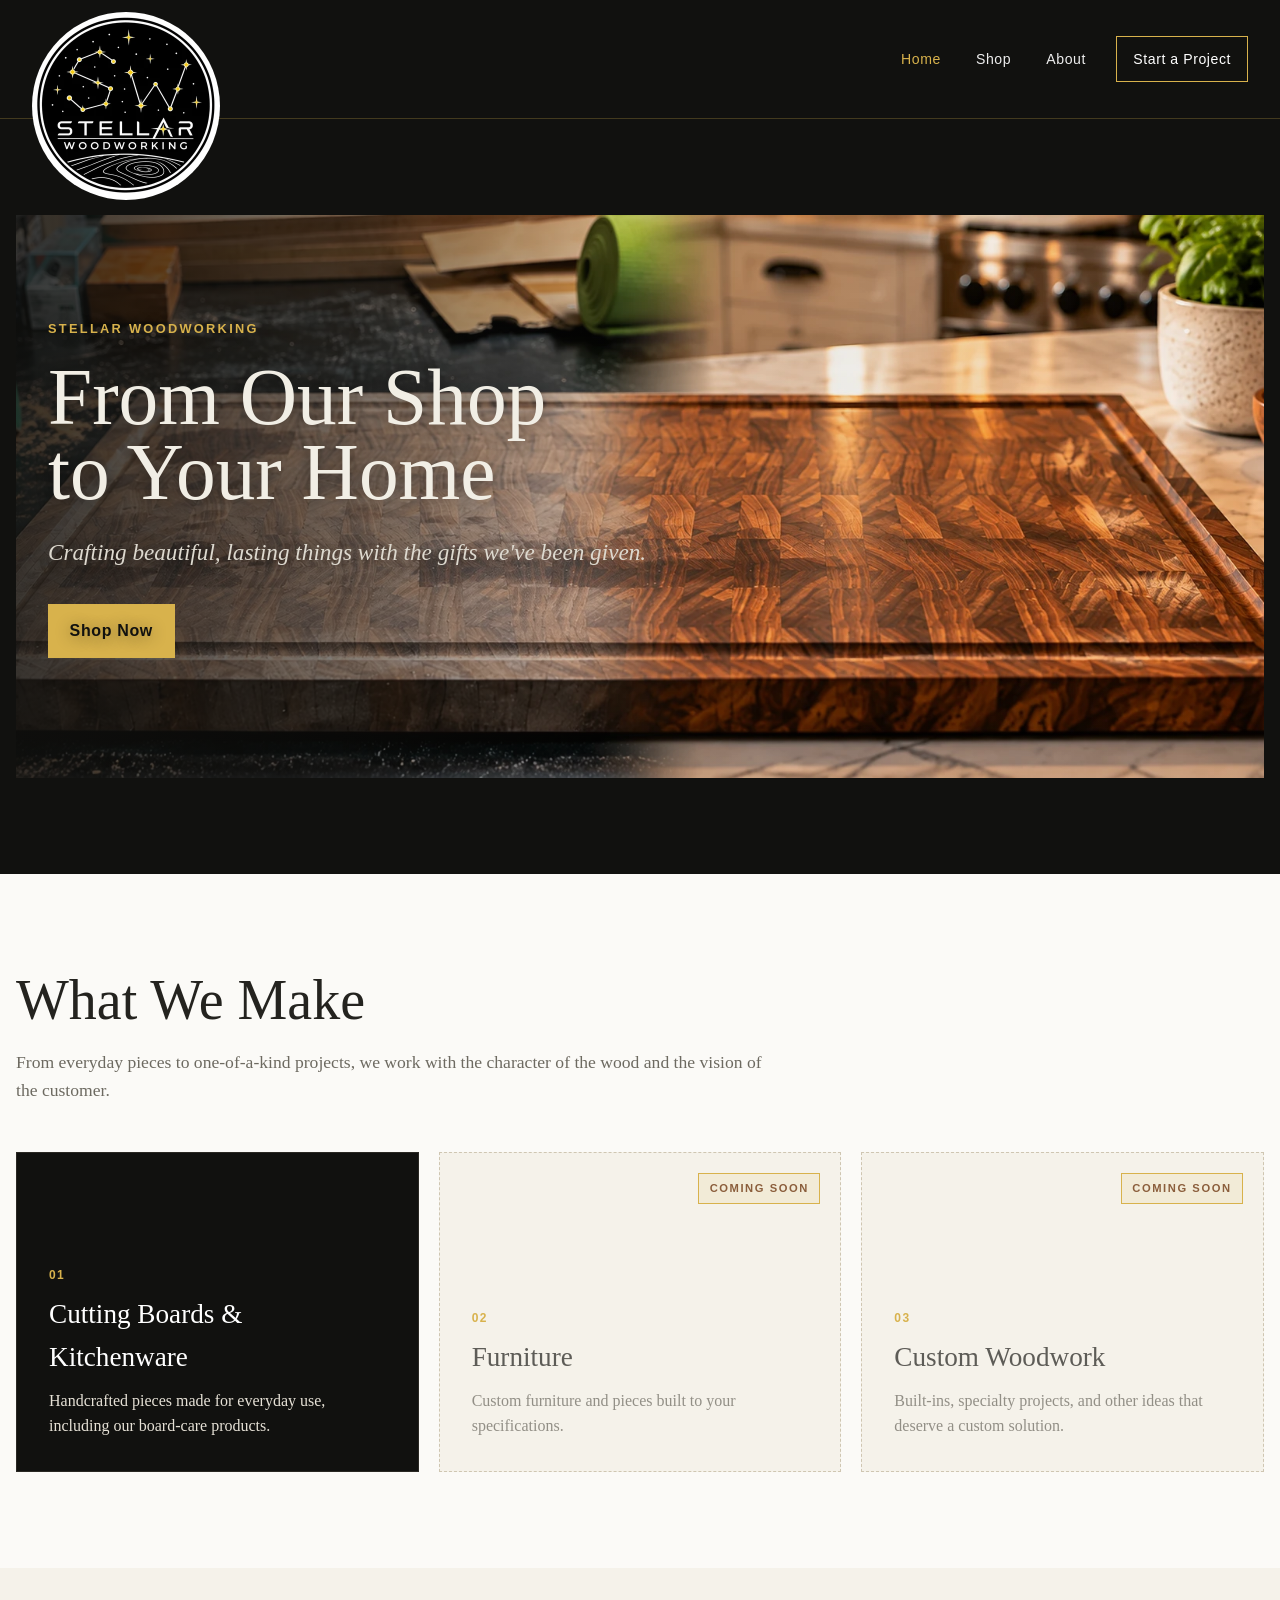
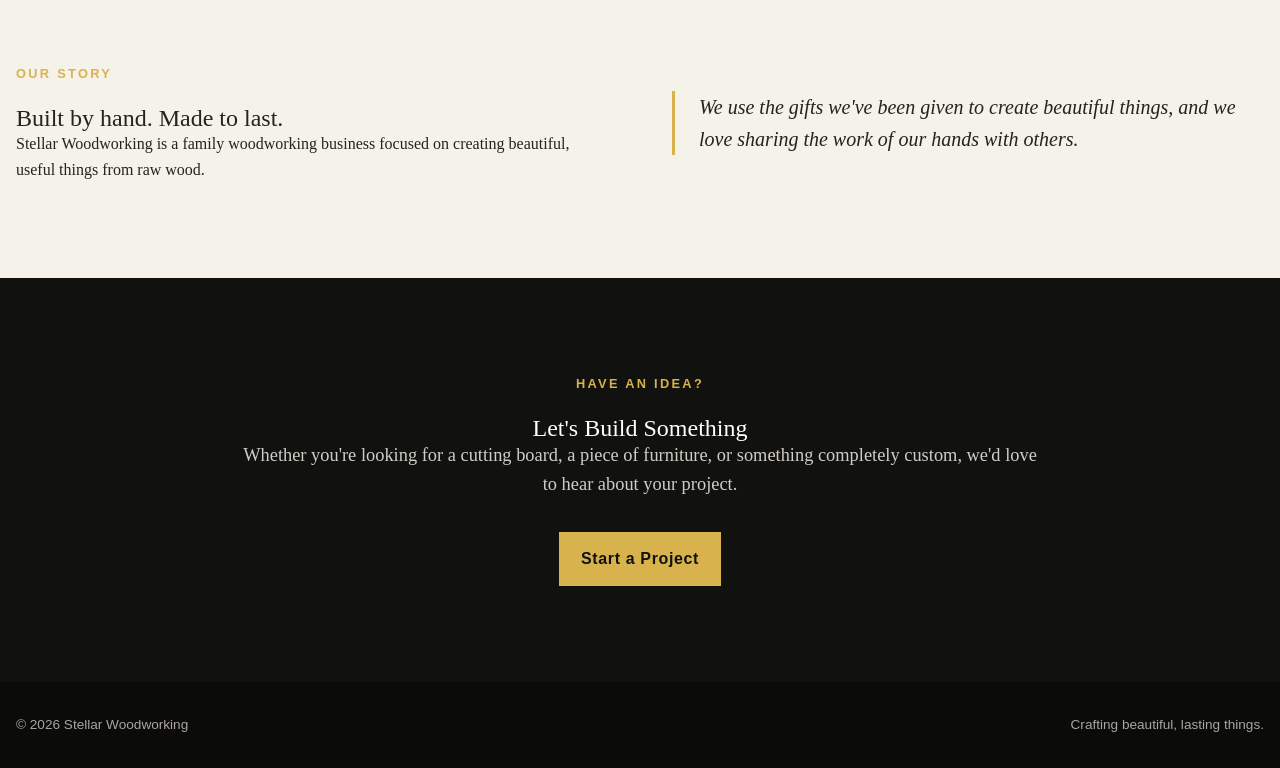
<file: index.html>
<!DOCTYPE html><html lang="en"><head><meta charset="UTF-8"><meta name="viewport" content="width=device-width, initial-scale=1.0"><meta name="description" content="Handcrafted maple and walnut cutting boards and woodwork from Stellar Woodworking in the Huntsville, AL area. Crafting beautiful, lasting things with the gifts we&#x27;ve been given."><title>Stellar Woodworking | From Our Shop to Your Home</title><link rel="canonical" href="https://stellarwoodworking.com/"><link rel="icon" href="/favicon.ico" sizes="any"><link rel="icon" type="image/png" href="/assets/icons/icon-192.png"><link rel="apple-touch-icon" href="/assets/icons/apple-touch-icon.png"><meta property="og:type" content="website"><meta property="og:site_name" content="Stellar Woodworking"><meta property="og:title" content="Stellar Woodworking | From Our Shop to Your Home"><meta property="og:description" content="Handcrafted maple and walnut cutting boards and woodwork from Stellar Woodworking in the Huntsville, AL area. Crafting beautiful, lasting things with the gifts we&#x27;ve been given."><meta property="og:url" content="https://stellarwoodworking.com/"><meta property="og:image" content="https://stellarwoodworking.com/assets/share.jpg"><meta property="og:image:width" content="1200"><meta property="og:image:height" content="630"><meta property="og:image:alt" content="A handcrafted maple and walnut cutting board from Stellar Woodworking"><meta name="twitter:card" content="summary_large_image"><script type="application/ld+json">{"@context":"https://schema.org","@graph":[{"@type":"Organization","@id":"https://stellarwoodworking.com/#organization","name":"Stellar Woodworking","url":"https://stellarwoodworking.com/","logo":"https://stellarwoodworking.com/assets/icons/icon-512.png","image":"https://stellarwoodworking.com/assets/share.jpg","email":"contact@stellarwoodworking.com","description":"Handcrafted cutting boards and woodwork from the Huntsville, AL area.","address":{"@type":"PostalAddress","addressLocality":"Huntsville","addressRegion":"AL","addressCountry":"US"},"areaServed":{"@type":"Country","name":"United States"}},{"@type":"WebSite","@id":"https://stellarwoodworking.com/#website","name":"Stellar Woodworking","url":"https://stellarwoodworking.com/","publisher":{"@id":"https://stellarwoodworking.com/#organization"}}]}</script><link href="https://fonts.cdnfonts.com/css/scriptina-pro" rel="stylesheet"><link rel="stylesheet" href="styles.css"></head><body>
<header class="site-header"><nav class="nav" aria-label="Main navigation"><a class="brand" href="index.html" aria-label="Stellar Woodworking home"><img class="brand-logo" src="assets/stellar-logo.webp" alt="Stellar Woodworking"></a><button class="menu-toggle" type="button" aria-expanded="false" aria-controls="site-menu" aria-label="Open navigation"><span></span><span></span><span></span></button><div class="nav-links" id="site-menu"><a class="active" href="index.html">Home</a><a href="shop.html">Shop</a><a href="about.html">About</a><a href="start-a-project.html" class="nav-cta">Start a Project</a></div></nav></header>
<main><section class="hero"><div class="hero-inner"><div><div class="eyebrow">Stellar Woodworking</div><h1 class="hero-title-script"><span>From Our Shop</span><span>to Your Home</span></h1><p class="hero-copy">Crafting beautiful, lasting things with the gifts we've been given.</p><a class="button" href="shop.html">Shop Now</a></div><div class="hero-photo-placeholder"><img src="assets/hero-placeholder.webp" alt="An end-grain cutting board, half in the workshop among sawdust and half finished on a kitchen counter"></div></div></section>
<section class="light-section"><div class="section-inner"><div class="section-heading"><h2>What We Make</h2><p>From everyday pieces to one-of-a-kind projects, we work with the character of the wood and the vision of the customer.</p></div><div class="category-grid"><a class="category-card has-photos" href="shop.html"><div class="category-photos" aria-hidden="true"><img src="assets/home/cutting-boards-1.webp" alt=""><img src="assets/home/cutting-boards-2.webp" alt="" loading="lazy"><img src="assets/home/cutting-boards-3.webp" alt="" loading="lazy"></div><span>01</span><h3>Cutting Boards &amp; Kitchenware</h3><p>Handcrafted pieces made for everyday use, including our board-care products.</p></a><div class="category-card is-coming-soon"><em class="coming-soon">Coming soon</em><span>02</span><h3>Furniture</h3><p>Custom furniture and pieces built to your specifications.</p></div><div class="category-card is-coming-soon"><em class="coming-soon">Coming soon</em><span>03</span><h3>Custom Woodwork</h3><p>Built-ins, specialty projects, and other ideas that deserve a custom solution.</p></div></div></div></section>
<section class="cream-section"><div class="section-inner about-grid"><div><div class="eyebrow">Our Story</div><h2>Built by hand. Made to last.</h2><p>Stellar Woodworking is a family woodworking business focused on creating beautiful, useful things from raw wood.</p></div><div class="about-note">We use the gifts we've been given to create beautiful things, and we love sharing the work of our hands with others.</div></div></section>
<section class="project-cta"><div class="section-inner"><div class="eyebrow">Have an idea?</div><h2>Let's Build Something</h2><p>Whether you're looking for a cutting board, a piece of furniture, or something completely custom, we'd love to hear about your project.</p><a class="button" href="start-a-project.html">Start a Project</a></div></section></main>
<footer><div class="footer-inner"><span>© 2026 Stellar Woodworking</span><span>Crafting beautiful, lasting things.</span></div></footer><script>
    const menuToggle=document.querySelector('.menu-toggle');
    const navLinks=document.querySelector('.nav-links');
    if(menuToggle&&navLinks){
      menuToggle.addEventListener('click',()=>{
        const open=menuToggle.getAttribute('aria-expanded')==='true';
        menuToggle.setAttribute('aria-expanded',String(!open));
        menuToggle.setAttribute('aria-label',open?'Open navigation':'Close navigation');
        navLinks.classList.toggle('is-open',!open);
      });
      navLinks.querySelectorAll('a').forEach(link=>link.addEventListener('click',()=>{
        menuToggle.setAttribute('aria-expanded','false');
        menuToggle.setAttribute('aria-label','Open navigation');
        navLinks.classList.remove('is-open');
      }));
      document.addEventListener('keydown',e=>{
        if(e.key==='Escape'){
          menuToggle.setAttribute('aria-expanded','false');
          menuToggle.setAttribute('aria-label','Open navigation');
          navLinks.classList.remove('is-open');
        }
      });
    }
  </script></body></html>
</file>
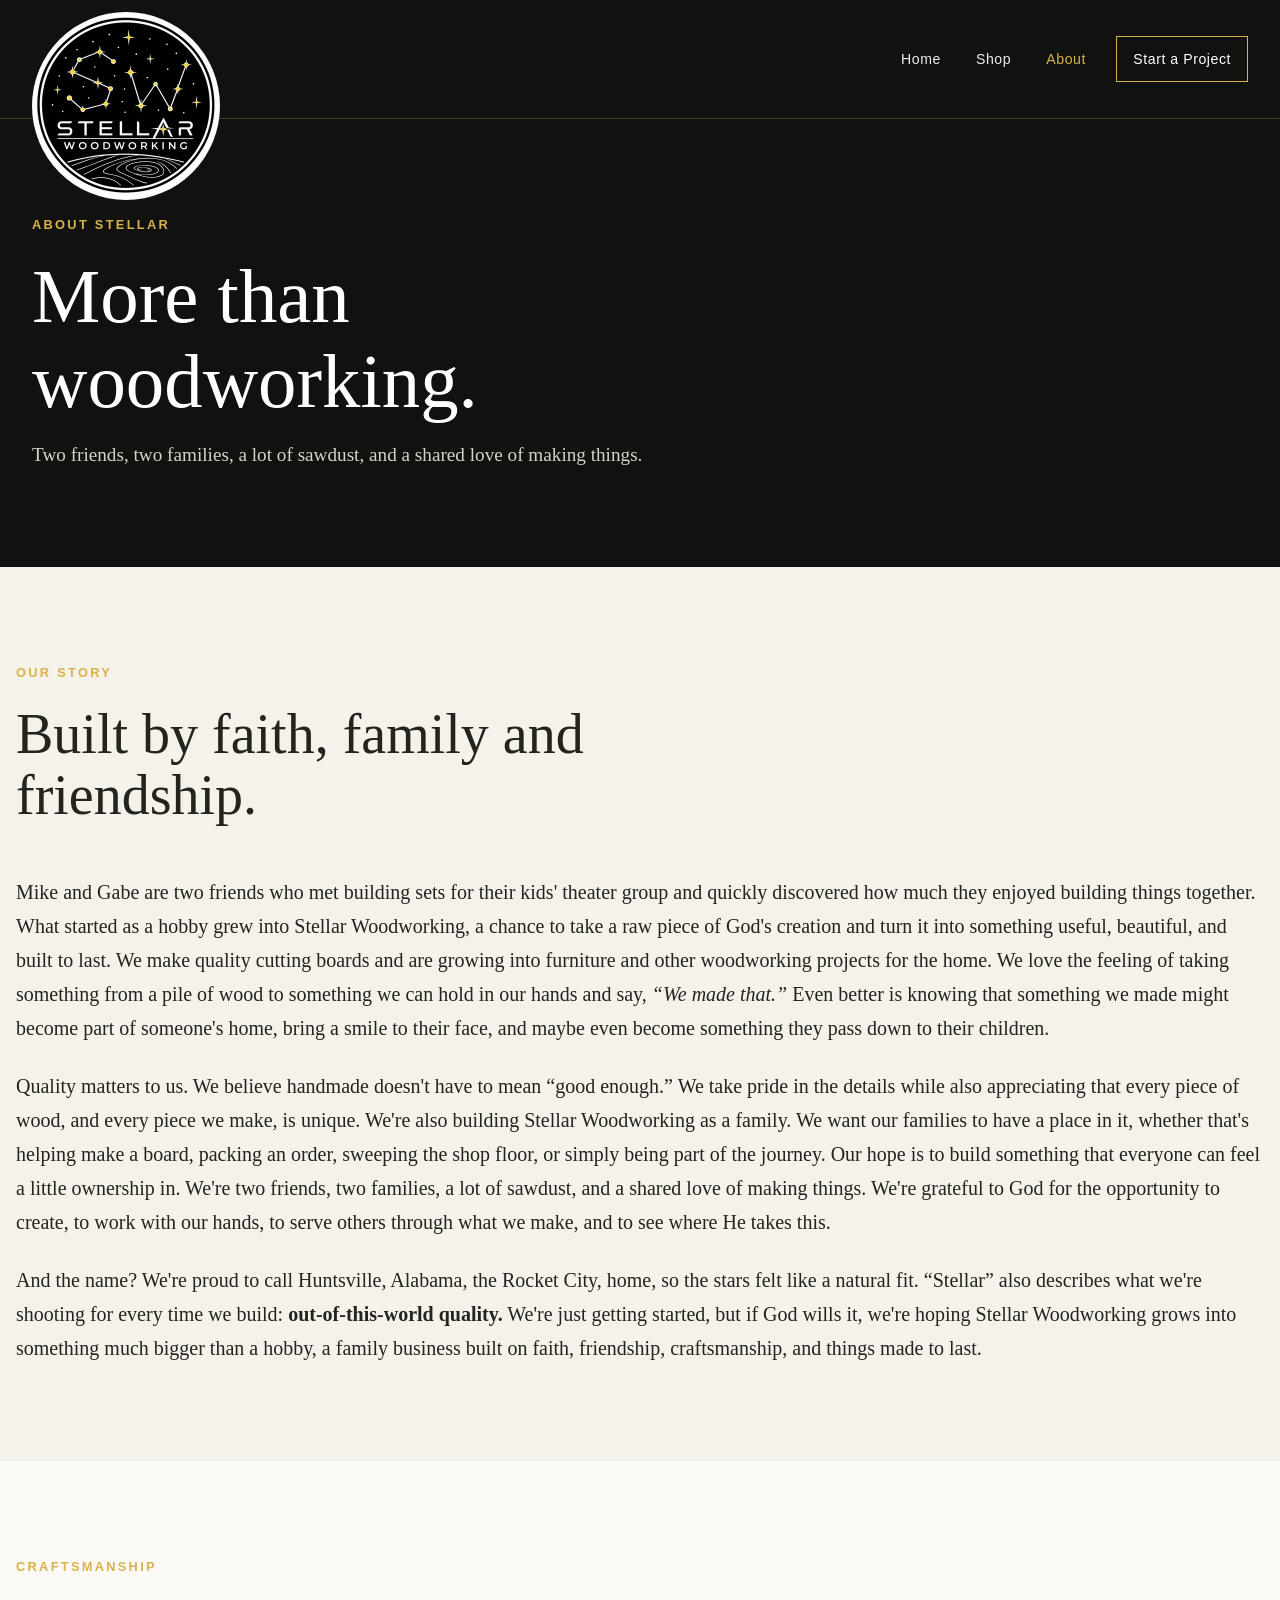
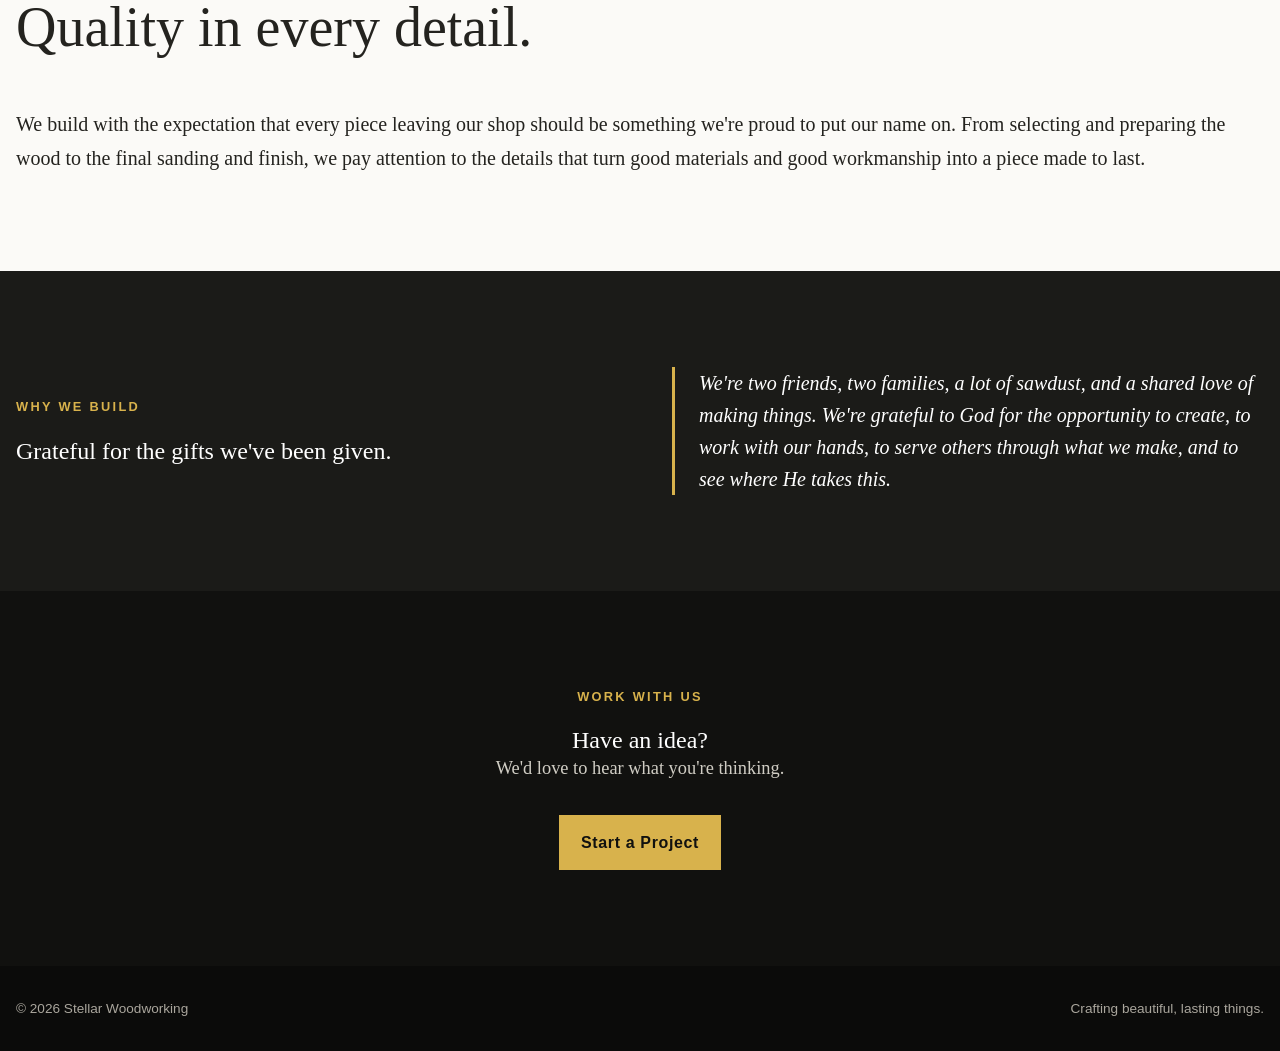
<file: about.html>
<!DOCTYPE html><html lang="en"><head><meta charset="UTF-8"><meta name="viewport" content="width=device-width, initial-scale=1.0"><meta name="description" content="Learn the story behind Stellar Woodworking — two friends, two families, faith, craftsmanship, and things made to last."><title>About | Stellar Woodworking</title><link rel="canonical" href="https://stellarwoodworking.com/about"><link rel="icon" href="/favicon.ico" sizes="any"><link rel="icon" type="image/png" href="/assets/icons/icon-192.png"><link rel="apple-touch-icon" href="/assets/icons/apple-touch-icon.png"><meta property="og:type" content="website"><meta property="og:site_name" content="Stellar Woodworking"><meta property="og:title" content="About | Stellar Woodworking"><meta property="og:description" content="Learn the story behind Stellar Woodworking — two friends, two families, faith, craftsmanship, and things made to last."><meta property="og:url" content="https://stellarwoodworking.com/about"><meta property="og:image" content="https://stellarwoodworking.com/assets/share.jpg"><meta property="og:image:width" content="1200"><meta property="og:image:height" content="630"><meta property="og:image:alt" content="A handcrafted maple and walnut cutting board from Stellar Woodworking"><meta name="twitter:card" content="summary_large_image"><link href="https://fonts.cdnfonts.com/css/scriptina-pro" rel="stylesheet"><link rel="stylesheet" href="styles.css"></head><body>
<header class="site-header"><nav class="nav"><a class="brand" href="index.html" aria-label="Stellar Woodworking home"><img class="brand-logo" src="assets/stellar-logo.webp" alt="Stellar Woodworking"></a><button class="menu-toggle" type="button" aria-expanded="false" aria-controls="site-menu" aria-label="Open navigation"><span></span><span></span><span></span></button><div class="nav-links" id="site-menu"><a href="index.html">Home</a><a href="shop.html">Shop</a><a class="active" href="about.html">About</a><a href="start-a-project.html" class="nav-cta">Start a Project</a></div></nav></header>
<main>
<section class="page-hero"><div class="page-hero-inner"><div class="eyebrow">About Stellar</div><h1>More than<br>woodworking.</h1><p>Two friends, two families, a lot of sawdust, and a shared love of making things.</p></div></section>
<section class="cream-section"><div class="section-inner"><div class="section-heading"><div class="eyebrow">Our Story</div><h2>Built by faith, family and friendship.</h2></div><div class="about-story"><p>Mike and Gabe are two friends who met building sets for their kids' theater group and quickly discovered how much they enjoyed building things together. What started as a hobby grew into Stellar Woodworking, a chance to take a raw piece of God's creation and turn it into something useful, beautiful, and built to last. We make quality cutting boards and are growing into furniture and other woodworking projects for the home. We love the feeling of taking something from a pile of wood to something we can hold in our hands and say, <em>“We made that.”</em> Even better is knowing that something we made might become part of someone's home, bring a smile to their face, and maybe even become something they pass down to their children.</p><p>Quality matters to us. We believe handmade doesn't have to mean “good enough.” We take pride in the details while also appreciating that every piece of wood, and every piece we make, is unique. We're also building Stellar Woodworking as a family. We want our families to have a place in it, whether that's helping make a board, packing an order, sweeping the shop floor, or simply being part of the journey. Our hope is to build something that everyone can feel a little ownership in. We're two friends, two families, a lot of sawdust, and a shared love of making things. We're grateful to God for the opportunity to create, to work with our hands, to serve others through what we make, and to see where He takes this.</p><p>And the name? We're proud to call Huntsville, Alabama, the Rocket City, home, so the stars felt like a natural fit. “Stellar” also describes what we're shooting for every time we build: <strong>out-of-this-world quality.</strong> We're just getting started, but if God wills it, we're hoping Stellar Woodworking grows into something much bigger than a hobby, a family business built on faith, friendship, craftsmanship, and things made to last.</p></div></div></section>
<section class="light-section"><div class="section-inner"><div class="section-heading"><div class="eyebrow">Craftsmanship</div><h2>Quality in every detail.</h2></div><div class="about-story"><p>We build with the expectation that every piece leaving our shop should be something we're proud to put our name on. From selecting and preparing the wood to the final sanding and finish, we pay attention to the details that turn good materials and good workmanship into a piece made to last.</p></div></div></section>
<section class="dark-section"><div class="section-inner"><div class="about-grid"><div><div class="eyebrow">Why We Build</div><h2>Grateful for the gifts we've been given.</h2></div><div class="about-note">We're two friends, two families, a lot of sawdust, and a shared love of making things. We're grateful to God for the opportunity to create, to work with our hands, to serve others through what we make, and to see where He takes this.</div></div></div></section>
<section class="project-cta"><div class="section-inner"><div class="eyebrow">Work with us</div><h2>Have an idea?</h2><p>We'd love to hear what you're thinking.</p><a class="button" href="start-a-project.html">Start a Project</a></div></section>
</main><footer><div class="footer-inner"><span>© 2026 Stellar Woodworking</span><span>Crafting beautiful, lasting things.</span></div></footer><script>
    const menuToggle=document.querySelector('.menu-toggle');
    const navLinks=document.querySelector('.nav-links');
    if(menuToggle&&navLinks){
      menuToggle.addEventListener('click',()=>{
        const open=menuToggle.getAttribute('aria-expanded')==='true';
        menuToggle.setAttribute('aria-expanded',String(!open));
        menuToggle.setAttribute('aria-label',open?'Open navigation':'Close navigation');
        navLinks.classList.toggle('is-open',!open);
      });
      navLinks.querySelectorAll('a').forEach(link=>link.addEventListener('click',()=>{
        menuToggle.setAttribute('aria-expanded','false');
        menuToggle.setAttribute('aria-label','Open navigation');
        navLinks.classList.remove('is-open');
      }));
      document.addEventListener('keydown',e=>{
        if(e.key==='Escape'){
          menuToggle.setAttribute('aria-expanded','false');
          menuToggle.setAttribute('aria-label','Open navigation');
          navLinks.classList.remove('is-open');
        }
      });
    }
  </script></body></html>
</file>
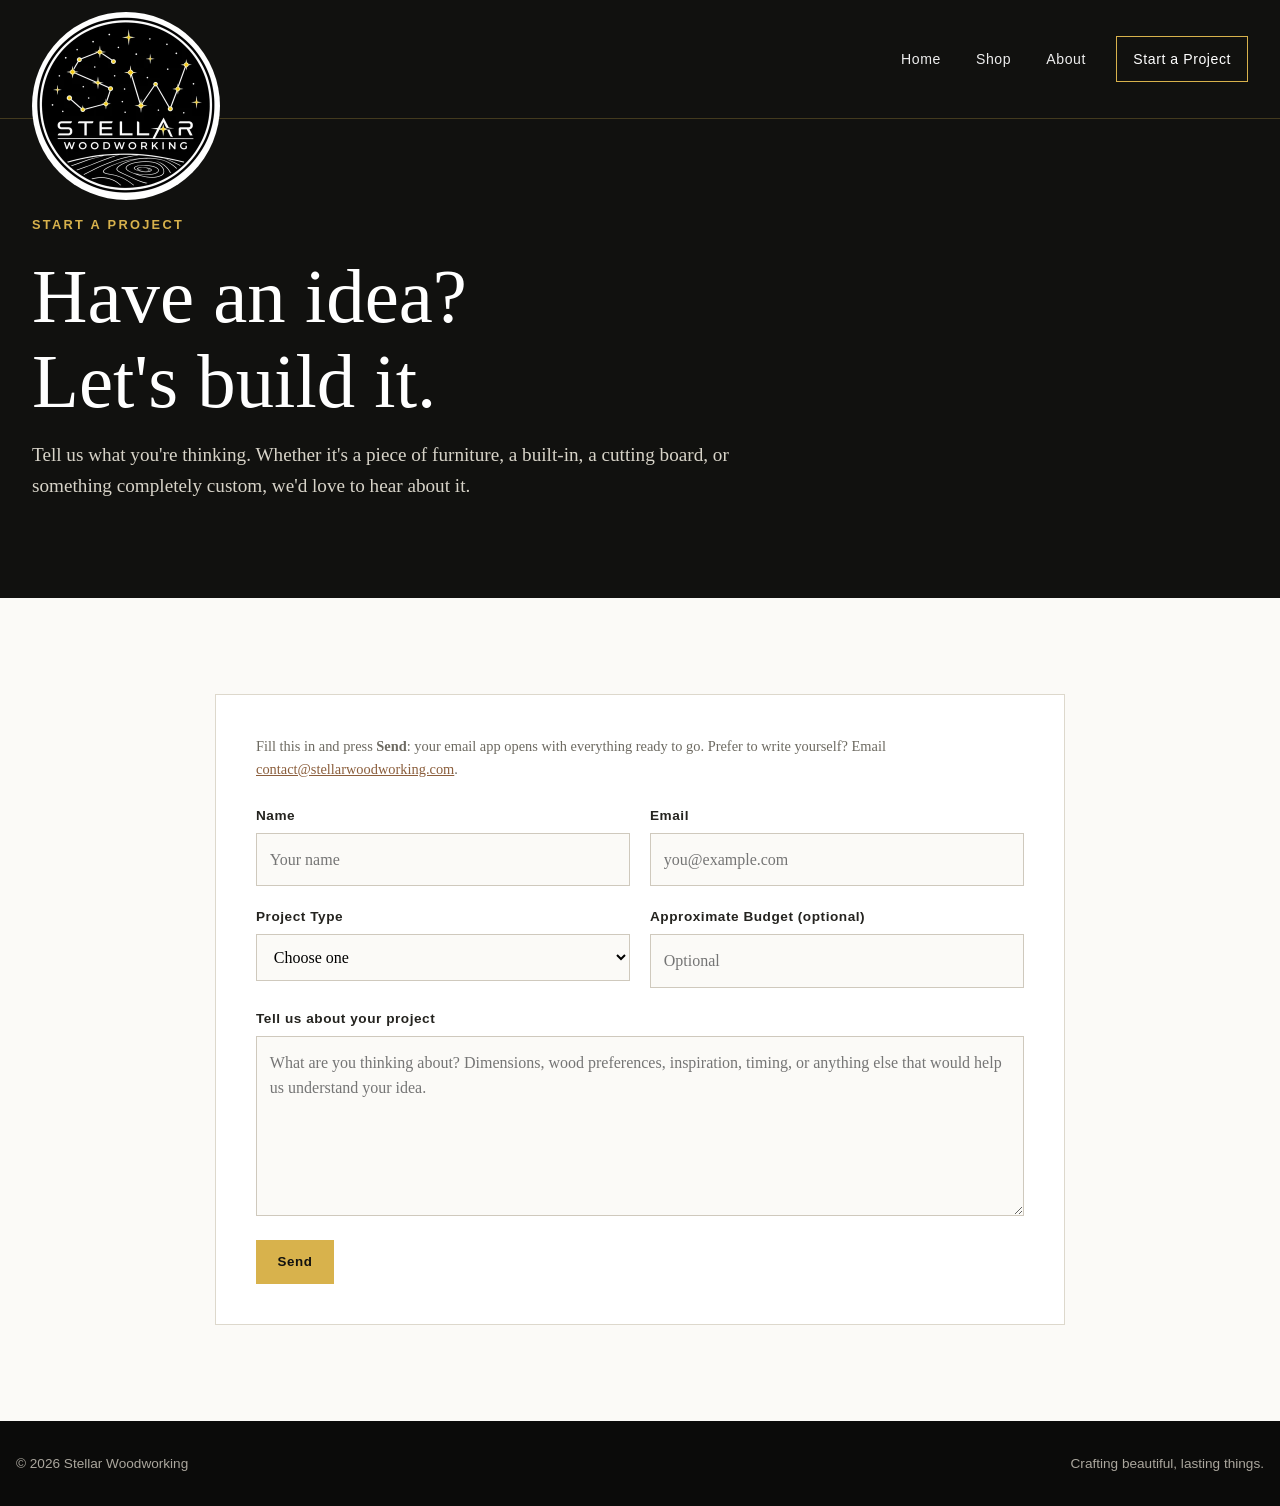
<file: start-a-project.html>
<!DOCTYPE html><html lang="en"><head><meta charset="UTF-8"><meta name="viewport" content="width=device-width, initial-scale=1.0"><meta name="description" content="Have an idea for a custom wood piece? Tell Stellar Woodworking what you have in mind and we&#x27;ll start the conversation. Based in the Huntsville, AL area."><title>Start a Project | Stellar Woodworking</title><link rel="canonical" href="https://stellarwoodworking.com/start-a-project"><link rel="icon" href="/favicon.ico" sizes="any"><link rel="icon" type="image/png" href="/assets/icons/icon-192.png"><link rel="apple-touch-icon" href="/assets/icons/apple-touch-icon.png"><meta property="og:type" content="website"><meta property="og:site_name" content="Stellar Woodworking"><meta property="og:title" content="Start a Project | Stellar Woodworking"><meta property="og:description" content="Have an idea for a custom wood piece? Tell Stellar Woodworking what you have in mind and we&#x27;ll start the conversation. Based in the Huntsville, AL area."><meta property="og:url" content="https://stellarwoodworking.com/start-a-project"><meta property="og:image" content="https://stellarwoodworking.com/assets/share.jpg"><meta property="og:image:width" content="1200"><meta property="og:image:height" content="630"><meta property="og:image:alt" content="A handcrafted maple and walnut cutting board from Stellar Woodworking"><meta name="twitter:card" content="summary_large_image"><link href="https://fonts.cdnfonts.com/css/scriptina-pro" rel="stylesheet"><link rel="stylesheet" href="styles.css"></head><body>
<header class="site-header"><nav class="nav"><a class="brand" href="index.html"><img class="brand-logo" src="assets/stellar-logo.webp" alt="Stellar Woodworking"></a><button class="menu-toggle" type="button" aria-expanded="false" aria-controls="site-menu" aria-label="Open navigation"><span></span><span></span><span></span></button><div class="nav-links" id="site-menu"><a href="index.html">Home</a><a href="shop.html">Shop</a><a href="about.html">About</a><a class="active nav-cta" href="start-a-project.html">Start a Project</a></div></nav></header><main>
<section class="page-hero"><div class="page-hero-inner"><div class="eyebrow">Start a Project</div><h1>Have an idea?<br>Let's build it.</h1><p>Tell us what you're thinking. Whether it's a piece of furniture, a built-in, a cutting board, or something completely custom, we'd love to hear about it.</p></div></section>
<section class="light-section"><div class="section-inner"><form class="form-wrap" id="project-form" novalidate><div class="form-note">Fill this in and press <strong>Send</strong>: your email app opens with everything ready to go. Prefer to write yourself? Email <a href="mailto:contact@stellarwoodworking.com">contact@stellarwoodworking.com</a>.</div><div class="form-grid"><div class="field"><label for="name">Name</label><input id="name" type="text" placeholder="Your name" autocomplete="name" required></div><div class="field"><label for="email">Email</label><input id="email" type="email" placeholder="you@example.com" autocomplete="email"></div><div class="field"><label for="type">Project Type</label><select id="type"><option value="">Choose one</option><option>Cutting Board / Kitchenware</option><option>Furniture</option><option>Built-In</option><option>Custom Woodwork</option><option>Something Else</option></select></div><div class="field"><label for="budget">Approximate Budget (optional)</label><input id="budget" type="text" placeholder="Optional"></div><div class="field full"><label for="details">Tell us about your project</label><textarea id="details" required placeholder="What are you thinking about? Dimensions, wood preferences, inspiration, timing, or anything else that would help us understand your idea."></textarea></div></div><p class="form-error" id="form-error" role="alert" hidden></p><button class="button" type="submit" style="margin-top:1.5rem;border:0;cursor:pointer">Send</button><p class="form-sent" id="form-sent" role="status" hidden>Your email app should have opened with your message. Just press send there. If nothing opened, email us at <a href="mailto:contact@stellarwoodworking.com">contact@stellarwoodworking.com</a>.</p></form></div></section></main><footer><div class="footer-inner"><span>© 2026 Stellar Woodworking</span><span>Crafting beautiful, lasting things.</span></div></footer><script>
    // Until inquiries go straight into WOOD, Send opens the visitor's email app
    // with the form filled in.
    const projectForm=document.getElementById('project-form');
    projectForm.addEventListener('submit',e=>{
      e.preventDefault();
      const value=id=>document.getElementById(id).value.trim();
      const error=document.getElementById('form-error');
      const missing=[!value('name')&&'your name',!value('details')&&'a few words about your project'].filter(Boolean);
      error.hidden=!missing.length;
      if(missing.length){error.textContent='Please add '+missing.join(' and ')+'.';return}
      const subject='Project inquiry'+(value('type')?' - '+value('type'):'')+' from '+value('name');
      const body=['Name: '+value('name'),'Email: '+(value('email')||'(reply to this email)'),'Project type: '+(value('type')||'Not sure yet'),'Budget: '+(value('budget')||'Not given'),'',value('details')].join('\n');
      window.location.href='mailto:contact@stellarwoodworking.com?subject='+encodeURIComponent(subject)+'&body='+encodeURIComponent(body);
      document.getElementById('form-sent').hidden=false;
    });
    const menuToggle=document.querySelector('.menu-toggle');
    const navLinks=document.querySelector('.nav-links');
    if(menuToggle&&navLinks){
      menuToggle.addEventListener('click',()=>{
        const open=menuToggle.getAttribute('aria-expanded')==='true';
        menuToggle.setAttribute('aria-expanded',String(!open));
        menuToggle.setAttribute('aria-label',open?'Open navigation':'Close navigation');
        navLinks.classList.toggle('is-open',!open);
      });
      navLinks.querySelectorAll('a').forEach(link=>link.addEventListener('click',()=>{
        menuToggle.setAttribute('aria-expanded','false');
        menuToggle.setAttribute('aria-label','Open navigation');
        navLinks.classList.remove('is-open');
      }));
      document.addEventListener('keydown',e=>{
        if(e.key==='Escape'){
          menuToggle.setAttribute('aria-expanded','false');
          menuToggle.setAttribute('aria-label','Open navigation');
          navLinks.classList.remove('is-open');
        }
      });
    }
  </script></body></html>
</file>
<file: styles.css>
:root{--black:#11110f;--charcoal:#1b1b18;--cream:#f5f2ea;--paper:#fbfaf7;--gold:#d8b24c;--wood:#8b5e3c;--text:#24231f;--muted:#6d6a61;--max-width:1400px}
*{box-sizing:border-box;margin:0;padding:0}html{scroll-behavior:smooth}body{font-family:Georgia,"Times New Roman",serif;color:var(--text);background:var(--paper);line-height:1.6}a{color:inherit;text-decoration:none}
.site-header{position:relative;width:100%;z-index:1000;background:var(--black);border-bottom:1px solid rgba(216,178,76,.25)}
.nav{position:relative;width:min(100%,var(--max-width));min-height:118px;margin:0 auto;padding:1rem 2rem;display:flex;align-items:center;justify-content:space-between;gap:2rem}.brand{display:flex;align-items:center;justify-content:flex-start;flex:0 0 auto;position:relative;z-index:1002}.brand-logo{display:block;width:188px;height:188px;object-fit:contain;border-radius:50%;position:absolute;top:-47px;left:0;z-index:1003}.nav-links{display:flex;align-items:center;justify-content:flex-end;gap:1.6rem;width:auto;font-family:Arial,Helvetica,sans-serif;font-size:.88rem;letter-spacing:.04em;color:#eee;position:relative;z-index:1005}.nav-links a{display:flex;align-items:center;justify-content:center;min-height:44px;padding:.55rem .3rem;transition:color .2s}.nav-links a:hover,.nav-links a.active{color:var(--gold)}.nav-cta{border:1px solid var(--gold);padding:.65rem 1rem!important;color:white!important}.menu-toggle{display:none;border:1px solid rgba(216,178,76,.55);background:transparent;color:#fff;width:44px;height:44px;align-items:center;justify-content:center;flex-direction:column;gap:5px;cursor:pointer;position:relative;z-index:1004}.menu-toggle span{display:block;width:20px;height:1px;background:currentColor;transition:transform .2s,opacity .2s}.menu-toggle[aria-expanded="true"] span:nth-child(1){transform:translateY(6px) rotate(45deg)}.menu-toggle[aria-expanded="true"] span:nth-child(2){opacity:0}.menu-toggle[aria-expanded="true"] span:nth-child(3){transform:translateY(-6px) rotate(-45deg)}
main,footer{margin-left:0}.page-hero{background:var(--black);color:#fff;padding:4rem 1rem}.page-hero-inner,.section-inner{width:min(100%,var(--max-width));margin:0 auto}.page-hero-inner{padding:2rem 1rem}.eyebrow{color:var(--gold);font-family:Arial,Helvetica,sans-serif;font-size:.8rem;font-weight:700;letter-spacing:.18em;text-transform:uppercase;margin-bottom:1.25rem}h1,h2{font-weight:500;line-height:1.1}.page-hero h1{font-size:clamp(3rem,6vw,5.5rem);margin-bottom:1rem}.page-hero p{max-width:760px;color:#d7d3c8;font-size:1.2rem}
section{padding:6rem 1rem}.light-section{background:var(--paper)}.cream-section{background:var(--cream)}.dark-section{background:var(--charcoal);color:#fff}.section-heading{max-width:760px;margin-bottom:3rem}.section-heading h2{font-size:clamp(2.2rem,5vw,3.5rem);margin-bottom:1rem}.section-heading p{color:var(--muted);font-size:1.1rem}.dark-section .section-heading p{color:#c7c4bb}
.hero{background:var(--black);color:#fff}.hero-inner{position:relative;width:100%;min-height:clamp(560px,44vw,760px);margin:0 auto;padding:4.5rem max(2rem,calc((100% - var(--max-width))/2 + 2rem)) 5.5rem;display:flex;align-items:center;overflow:hidden}.hero-title-script{display:block;font-family:'Scriptina Pro',cursive;font-size:clamp(4.4rem,6.2vw,6.6rem);line-height:.95;color:#f1eee5;font-weight:300}.hero-title-script span{display:block;white-space:nowrap}.hero-copy{max-width:620px;font-size:clamp(1.15rem,2vw,1.45rem);color:#ddd9cf;font-style:italic;margin:1.5rem 0 2rem}.hero-inner>div:first-child{position:relative;z-index:2;max-width:680px;text-shadow:0 2px 16px rgba(0,0,0,.45)}.hero-photo-placeholder{position:absolute;inset:0;width:100%;height:100%;max-width:none;border:0;background:#181713;display:block;padding:0}.hero-photo-placeholder::after{content:"";position:absolute;inset:0;background:linear-gradient(90deg,rgba(17,17,15,.82) 0%,rgba(17,17,15,.5) 28%,rgba(17,17,15,.08) 52%,rgba(17,17,15,.02) 100%);pointer-events:none}.hero-photo-placeholder img{display:block;width:100%;height:100%;object-fit:cover;object-position:center}.photo-note{display:none}
.button{display:inline-block;background:var(--gold);color:var(--black);padding:.9rem 1.35rem;font-family:Arial,Helvetica,sans-serif;font-weight:700;letter-spacing:.04em;transition:transform .2s,background .2s}.button:hover{transform:translateY(-2px);background:#e4c463}
.category-grid,.portfolio-grid,.shop-grid{display:grid;grid-template-columns:repeat(3,1fr);gap:1.25rem}.category-card,.portfolio-card,.shop-card{border:1px solid #ddd8cc;background:#fff;overflow:hidden}.category-card{min-height:250px;padding:2rem;display:flex;flex-direction:column;justify-content:flex-end}.category-card span{color:var(--gold);font-family:Arial,Helvetica,sans-serif;font-size:.75rem;font-weight:700;letter-spacing:.12em;text-transform:uppercase;margin-bottom:.5rem}.category-card h3{font-size:1.7rem;font-weight:500;margin-bottom:.5rem}.category-card p,.shop-card p{color:var(--muted)}
.work-placeholder{min-height:300px;border:1px dashed rgba(216,178,76,.5);display:flex;align-items:center;justify-content:center;text-align:center;padding:2rem;color:#c7c4bb;font-family:Arial,Helvetica,sans-serif}.portfolio-image,.shop-image{height:280px;background:linear-gradient(135deg,rgba(139,94,60,.3),rgba(0,0,0,.12)),repeating-linear-gradient(90deg,rgba(139,94,60,.12) 0 3px,transparent 3px 42px);display:flex;align-items:center;justify-content:center;color:#6d6a61;font-family:Arial,Helvetica,sans-serif;text-align:center;padding:1rem}.portfolio-card-content,.shop-card-content{padding:1.5rem}.portfolio-card h3,.shop-card h3{font-size:1.5rem;font-weight:500;margin-bottom:.4rem}.shop-card .price{display:block;margin-top:.8rem;font-family:Arial,Helvetica,sans-serif;font-weight:700;color:var(--wood)}
.about-story{font-size:1.25rem;line-height:1.7}.about-story p+p{margin-top:1.5rem}.about-grid{display:grid;grid-template-columns:1fr 1fr;gap:4rem;align-items:center}.about-note{border-left:3px solid var(--gold);padding-left:1.5rem;font-size:1.25rem;font-style:italic}.project-cta{background:var(--black);color:#fff;text-align:center}.project-cta .section-inner{max-width:800px}.project-cta p{color:#d0cdc4;margin:0 auto 2rem;font-size:1.15rem}
.form-wrap{max-width:850px;margin:0 auto;background:#fff;padding:2.5rem;border:1px solid #ddd8cc}.form-grid{display:grid;grid-template-columns:1fr 1fr;gap:1.25rem}.field{display:flex;flex-direction:column;gap:.4rem}.field.full{grid-column:1/-1}.field label{font-family:Arial,Helvetica,sans-serif;font-size:.85rem;font-weight:700;letter-spacing:.04em}.field input,.field select,.field textarea{font:inherit;border:1px solid #cfc9bd;padding:.8rem;background:#fbfaf7}.field textarea{min-height:180px;resize:vertical}.form-note{color:var(--muted);font-size:.9rem;margin-bottom:1.5rem}
footer{background:#0b0b0a;color:#aaa69d;padding:2rem 1rem;font-family:Arial,Helvetica,sans-serif;font-size:.85rem}.footer-inner{width:min(100%,var(--max-width));margin:0 auto;display:flex;justify-content:space-between;gap:1rem}
@media(max-width:900px){.nav{min-height:82px;padding:.65rem 1rem;gap:1rem}.brand-logo{width:124px;height:124px;top:-31px}.menu-toggle{display:flex}.nav-links{position:absolute;top:100%;left:0;width:100%;display:none;flex-direction:column;align-items:stretch;gap:0;padding:.5rem 1rem 1rem;background:var(--black);border-top:1px solid rgba(216,178,76,.18);border-bottom:1px solid rgba(216,178,76,.25);font-size:.9rem}.nav-links.is-open{display:flex}.nav-links a{min-height:48px;padding:.65rem .75rem;justify-content:flex-start;border-bottom:1px solid rgba(255,255,255,.06)}.nav-links a:last-child{border-bottom:0}.nav-cta{display:flex!important;justify-content:center!important;margin-top:.5rem;border:1px solid var(--gold);color:white!important}.nav-links a.nav-cta{border:1px solid var(--gold)}main,footer{margin-left:0}.hero-inner,.about-grid,.form-grid{grid-template-columns:1fr}.hero-photo-placeholder{width:min(100%,450px);height:min(100vw - 2rem,450px);justify-self:center}.category-grid,.portfolio-grid,.shop-grid{grid-template-columns:1fr}section{padding:4.5rem 1rem}.footer-inner{flex-direction:column}.page-hero{padding:2rem 1rem}.page-hero-inner{padding:1rem 0}.hero-inner{width:100%;min-height:520px;padding:3.5rem 1rem 4.5rem;align-items:flex-end}.hero-inner>div:first-child{max-width:100%;padding-bottom:1rem}.hero-photo-placeholder{width:100%;max-width:none;height:100%;aspect-ratio:auto}}
@media(max-width:700px){.page-hero{text-align:center}.page-hero-inner{padding:1rem 0}.page-hero p{margin-left:auto;margin-right:auto}.hero-inner{display:flex;flex-direction:column;min-height:0;padding:0 1rem 3.5rem;align-items:stretch}.hero-photo-placeholder{position:relative;order:1;inset:auto;height:280px;width:100%;max-width:none}.hero-inner>div:first-child{order:2;max-width:100%;width:100%;padding:1.25rem 0 0;margin-top:0;text-align:center}.hero-inner>div:first-child .hero-copy{margin-left:auto;margin-right:auto}.hero-inner>div:first-child .button{margin-left:auto;margin-right:auto}.hero-photo-placeholder img{object-fit:cover;object-position:center center}.hero-photo-placeholder::after{background:linear-gradient(180deg,rgba(17,17,15,0) 35%,rgba(17,17,15,.18) 58%,rgba(17,17,15,.92) 100%)}.about-grid,.form-grid{grid-template-columns:1fr}.about-grid{text-align:center}.about-note{text-align:left}.category-grid,.portfolio-grid,.shop-grid{grid-template-columns:1fr}section{padding:4.5rem 1rem}.footer-inner{flex-direction:column}.form-wrap{text-align:left}.page-hero{padding:2rem 1rem}.hero-photo-placeholder{width:calc(100% + 2rem);margin-left:-1rem}}@media(max-width:560px){.nav{min-height:76px}.brand-logo{width:112px;height:112px;top:-28px}.nav-links a{font-size:.82rem;padding:.6rem .75rem}.hero-title-script{font-size:clamp(3.3rem,14vw,4.7rem)}.hero-copy{font-size:1.08rem}.hero-inner{padding:0 1rem 3.25rem}.hero-photo-placeholder{height:205px}.hero-inner>div:first-child{padding-top:1.25rem}.hero-photo-placeholder img{object-fit:cover;object-position:center center}}
/* Shop & cart */
[hidden]{display:none!important}
img.shop-image{display:block;width:100%;object-fit:cover;padding:0}
.shop-status{grid-column:1/-1;color:var(--muted);font-family:Arial,Helvetica,sans-serif}
.shop-card{display:flex;flex-direction:column}.shop-card-content{display:flex;flex-direction:column;flex:1}
.shop-meta{display:flex;flex-wrap:wrap;gap:.4rem;margin-top:.9rem}
.stock{font-family:Arial,Helvetica,sans-serif;font-size:.72rem;font-weight:700;letter-spacing:.12em;text-transform:uppercase;color:var(--gold);border:1px solid #e6dcc0;padding:.25rem .5rem}
.shop-card .price{font-size:1.2rem}
.add-to-cart{margin-top:auto;border:0;cursor:pointer;font-size:.95rem;align-self:flex-start}.shop-card .price+.add-to-cart{margin-top:1.1rem}
.add-to-cart:disabled{background:#e5e1d7;color:var(--muted);cursor:default;transform:none}
.shop-card.is-sold .shop-image{opacity:.55}
.cart-wrap{max-width:720px;margin:0 auto;background:#fff;border:1px solid #ddd8cc;padding:2.5rem}
.cart-wrap h2{font-size:clamp(2rem,4vw,2.75rem);margin-bottom:1.5rem}
.cart-lines{list-style:none;border-top:1px solid #e7e2d7}
.cart-line{display:flex;justify-content:space-between;align-items:center;gap:1rem;padding:1rem 0;border-bottom:1px solid #e7e2d7}
.cart-line strong{display:block;font-weight:500;font-size:1.15rem}.cart-line span{color:var(--muted);font-family:Arial,Helvetica,sans-serif;font-size:.9rem}
.cart-qty{display:flex;align-items:center;gap:.5rem;font-family:Arial,Helvetica,sans-serif;flex-shrink:0}
.cart-qty button{font:inherit;width:2rem;height:2rem;border:1px solid #cfc9bd;background:var(--paper);cursor:pointer}
.cart-qty button:disabled{opacity:.4;cursor:default}
.cart-qty .cart-remove{width:auto;padding:0 .6rem;border:0;background:none;color:var(--wood);text-decoration:underline;font-size:.85rem}
.delivery{border:0;margin:1.75rem 0 1.25rem;display:grid;gap:.75rem}
.delivery legend{font-family:Arial,Helvetica,sans-serif;font-size:.85rem;font-weight:700;letter-spacing:.04em;margin-bottom:.75rem}
.delivery label{display:block;border:1px solid #cfc9bd;background:var(--paper);padding:.85rem 1rem;cursor:pointer;font-family:Arial,Helvetica,sans-serif}
.delivery label:has(input:checked){border-color:var(--gold);background:#fffaf0}
.delivery label:has(input:disabled){opacity:.55;cursor:default}
.delivery input{margin-right:.5rem;accent-color:var(--wood)}
.delivery small{display:block;margin:.3rem 0 0 1.55rem;color:var(--muted)}
.cart-totals{font-family:Arial,Helvetica,sans-serif;margin-bottom:1.5rem}
.cart-totals div{display:flex;justify-content:space-between;padding:.35rem 0;color:var(--muted)}
.cart-totals dd{margin:0}
.cart-totals .cart-total{color:var(--text);font-weight:700;font-size:1.15rem;border-top:1px solid #e7e2d7;margin-top:.4rem;padding-top:.75rem}
.cart-message{color:#9b2c1f;font-family:Arial,Helvetica,sans-serif;margin-bottom:1rem}.cart-message:empty{display:none}
#paypal-buttons{position:relative;z-index:0}
.order-complete{text-align:center}.order-complete p{color:var(--muted);margin-bottom:1rem}
.cart-pill{position:fixed;right:1rem;bottom:1rem;z-index:40;background:var(--black);color:var(--cream);border:1px solid var(--gold);padding:.75rem 1.1rem;font-family:Arial,Helvetica,sans-serif;font-weight:700;letter-spacing:.04em;box-shadow:0 6px 20px rgba(0,0,0,.25)}
@media(max-width:560px){.cart-wrap{padding:1.5rem 1.1rem}.cart-line{flex-direction:column;align-items:flex-start}}
.shop-gallery{position:relative;aspect-ratio:3/2;overflow:hidden;background:#e9e4d8}
.shop-gallery .shop-image{position:absolute;inset:0;height:100%;opacity:0;transition:opacity .3s}
.shop-gallery .shop-image.is-active{opacity:1}
.gallery-arrow{position:absolute;top:50%;transform:translateY(-50%);width:2.6rem;height:2.6rem;border:0;border-radius:50%;background:rgba(17,17,15,.6);color:#fff;font-size:1.8rem;line-height:1;cursor:pointer;display:flex;align-items:center;justify-content:center;padding-bottom:.2rem;transition:background .2s}
.gallery-arrow:hover,.gallery-arrow:focus-visible{background:rgba(17,17,15,.85)}
.gallery-arrow.prev{left:.6rem}.gallery-arrow.next{right:.6rem}
.gallery-dots{position:absolute;bottom:.7rem;left:0;right:0;display:flex;justify-content:center;gap:.4rem}
.gallery-dots span{width:.5rem;height:.5rem;border-radius:50%;background:rgba(255,255,255,.55);box-shadow:0 0 2px rgba(0,0,0,.4)}
.gallery-dots span.is-active{background:#fff}
.shop-details{margin-top:.75rem;font-family:Arial,Helvetica,sans-serif;font-size:.85rem;color:var(--muted)}
.shop-card .shop-note{margin-top:.5rem;font-family:Arial,Helvetica,sans-serif;font-size:.85rem;font-style:italic;color:var(--wood)}
.shop-card.is-sold .shop-gallery .shop-image.is-active{opacity:.55}
.form-error{margin-top:1rem;color:#a23b2a;font-family:Arial,Helvetica,sans-serif;font-weight:700}.form-sent{margin-top:1rem;color:var(--muted);font-family:Arial,Helvetica,sans-serif}.form-note a,.form-sent a{color:var(--wood);text-decoration:underline}
/* What We Make: rotating photos on the Cutting Boards card; Coming soon cards */
.category-card{position:relative}.category-card.has-photos{min-height:320px;border-color:#2a2823;background:var(--black);color:#fff}.category-card.has-photos>*{position:relative;z-index:1}.category-card.has-photos p{color:#e6e1d6}.category-card.has-photos>.category-photos{position:absolute;inset:0;z-index:0}.category-photos::after{content:"";position:absolute;inset:0;background:linear-gradient(180deg,rgba(17,17,15,.05) 0%,rgba(17,17,15,.35) 45%,rgba(17,17,15,.88) 100%)}.category-photos img{position:absolute;inset:0;width:100%;height:100%;object-fit:cover;opacity:0;animation:category-fade 15s infinite}.category-photos img:nth-child(1){animation-delay:-1s}.category-photos img:nth-child(2){animation-delay:4s}.category-photos img:nth-child(3){animation-delay:9s}@keyframes category-fade{0%{opacity:0}6%{opacity:1}33%{opacity:1}39%{opacity:0}100%{opacity:0}}.category-card.has-photos img{transition:transform 6s ease}.category-card.has-photos:hover .category-photos img{transform:scale(1.03)}
.category-card.is-coming-soon{background:var(--cream);border-style:dashed;border-color:#cfc6b2}.category-card.is-coming-soon h3,.category-card.is-coming-soon p{opacity:.72}.coming-soon{position:absolute;top:1.25rem;right:1.25rem;font-style:normal;font-family:Arial,Helvetica,sans-serif;font-size:.7rem;font-weight:700;letter-spacing:.14em;text-transform:uppercase;color:var(--wood);border:1px solid var(--gold);background:rgba(216,178,76,.12);padding:.35rem .65rem}
@media(prefers-reduced-motion:reduce){.category-photos img{animation:none}.category-photos img:first-child{opacity:1}}
/* Shop cards: stock, price and Add to Cart sit at the bottom of every card, so they line up across a row */
.shop-card .shop-meta{margin-top:auto;padding-top:.9rem}
</file>
